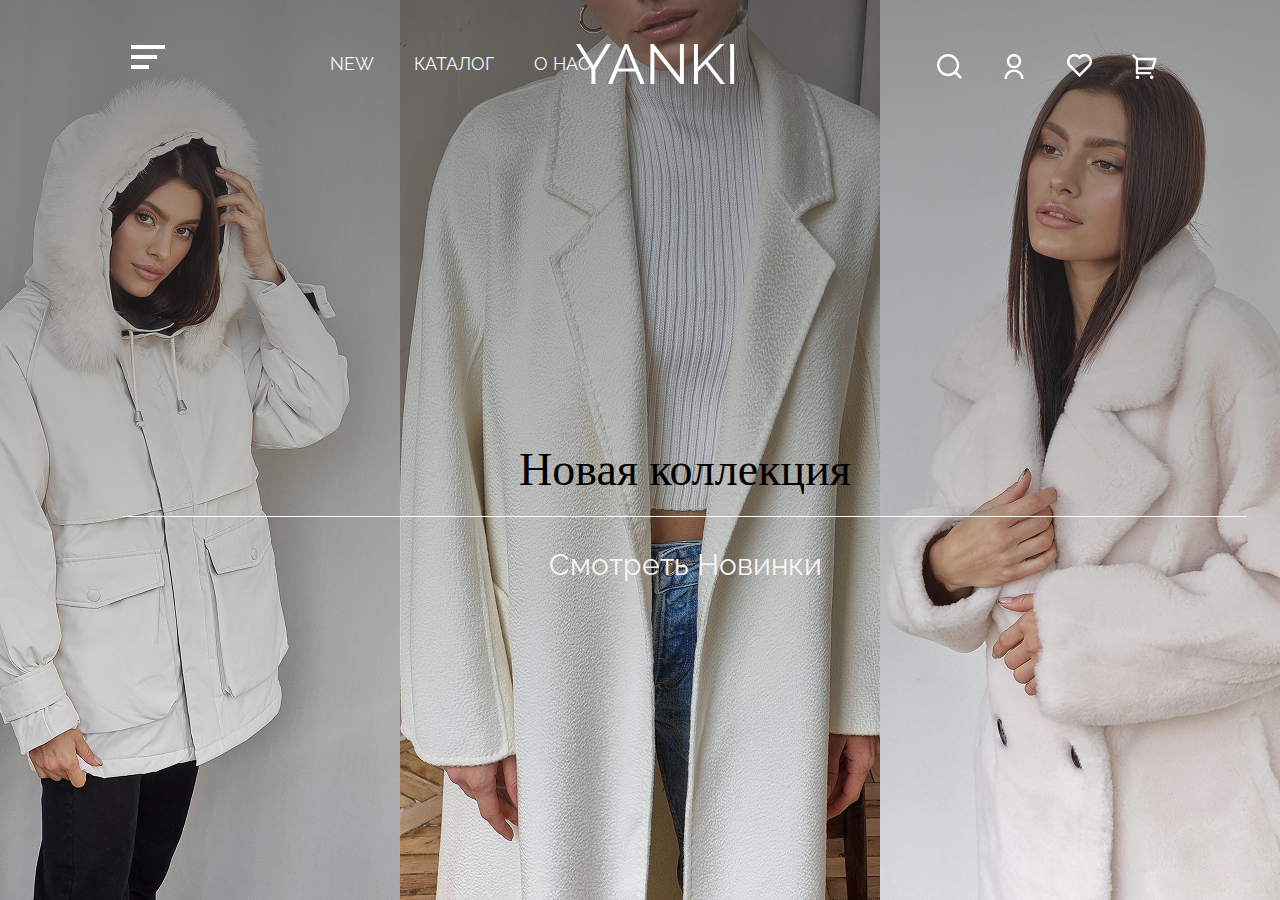
<file: index.html>
<!DOCTYPE html>
<html lang="ru">
<head>
    <meta charset="UTF-8">
    <meta name="viewport" content="width=device-width, initial-scale=1.0">
    <link rel="stylesheet" href="style.css">
    <script src="main.js" defer></script>
    <title>YANKI</title>
</head>
<body>
   <header>
  <div class="header__menu">
       <div class="header__background">
       </div>
    <div class="dropdown-wrapper">
      <button class="menu-button">
        <img src="/img/icon/dropdown.svg" alt="иконка-выпадающего меню">
    </button>
   <ul class="dropdown">
  <li><a href="#" id="account">ЛИЧНЫЙ КАБИНЕТ</a></li>
  <li><a href="#" id="new">NEW</a></li>
  <li><a href="#" id="catalog">КАТАЛОГ</a></li>
  <li><a href="#" id="about">О НАС</a></li>
  <li><a href="#" id="returns">УСЛОВИЯ ВОЗВРАТА</a></li>
  <li><a href="#" id="contacts">КОНТАКТЫ</a></li>
</ul>
    </div>
    <nav>
    <div class="header__nav">
     <ul class="nav-list">
        <li><a href="#">NEW</a></li>
        <li><a href="#">КАТАЛОГ</a></li>
        <li><a href="#">О НАС</a></li>
     </ul>
    </div> 
    <div class="header__icon">
        <img src="/img/icon/YANKI.svg" alt="YANKI-Иконка">
    </div>
<div class="nav-icon">
  <a href="#" id="search">
    <img src="/img/icon/search.svg" alt="иконка-поиска">
  </a>
  <a href="#" id="personal-account">
    <img src="/img/icon/personal-account.svg" alt="иконка-личного-кабинета">
  </a>
  <a href="#" id="like">
    <img src="/img/icon/like.svg" alt="иконка-избранных">
  </a>
  <a href="#" id="basket">
    <img src="/img/icon/basket.svg" alt="иконка-корзины">
  </a>
</div>
     </nav>
     <div class="header__collection">
     <div class="header__title">
        <p>Новая коллекция</з>
     </div>
     <div class="line"></div>
     <div class="header__text">
        <a href="#">Смотреть Новинки</a>
     </div>
    </div>
</header>

</body>
</html>
</file>
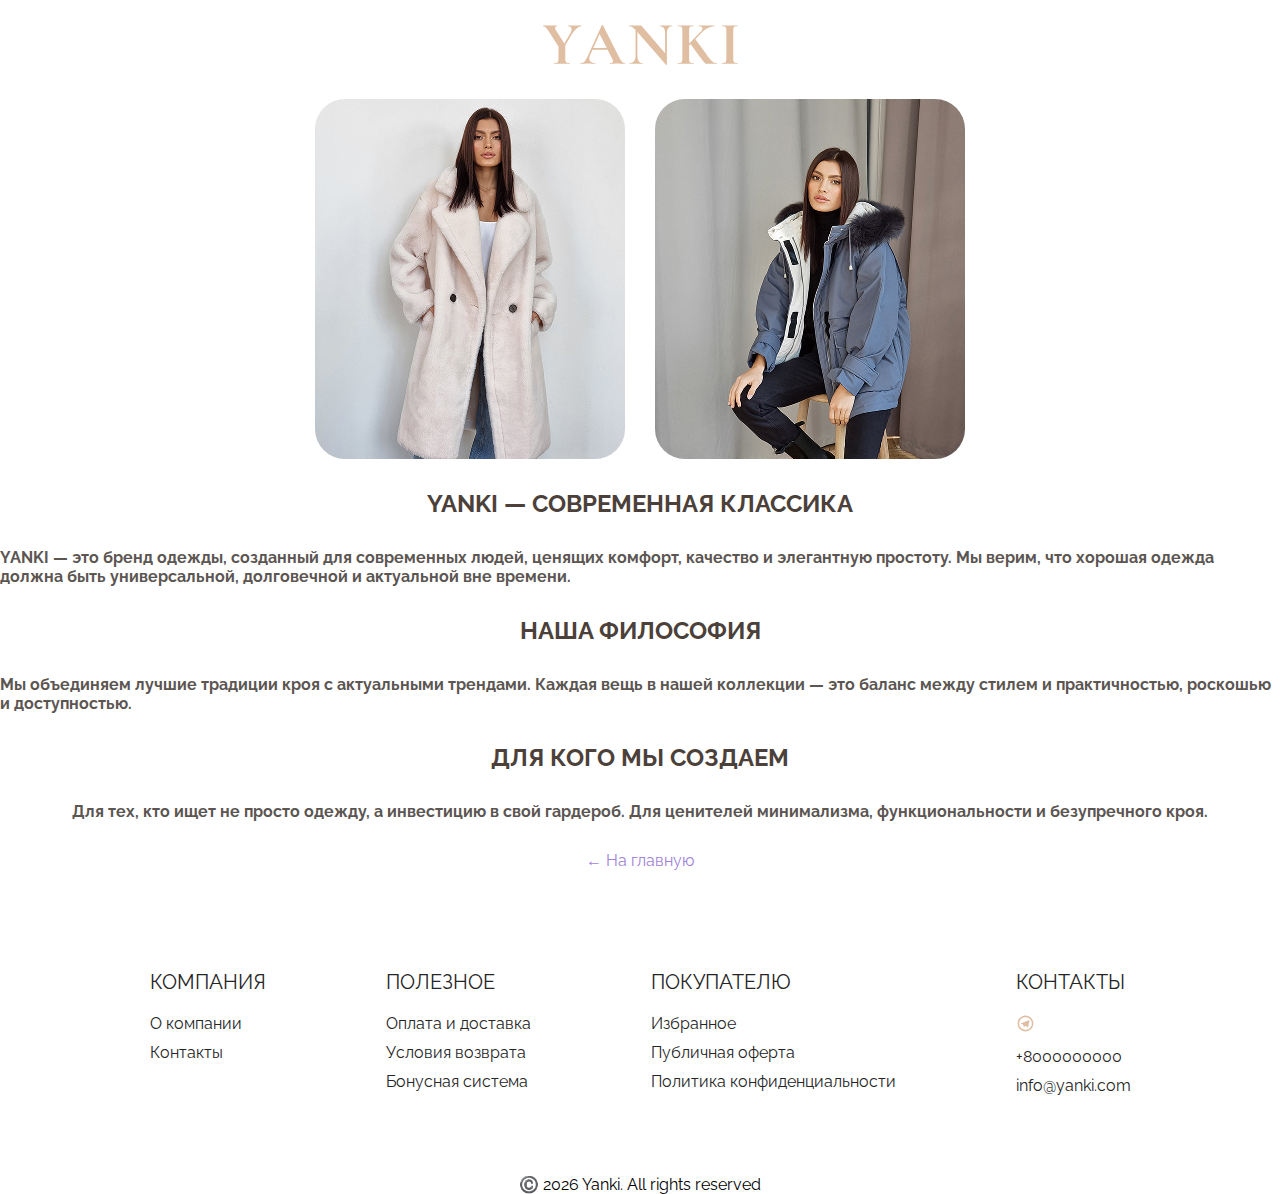
<file: pages/about.html>
<!DOCTYPE html>
<html lang="ru">
<head>
    <meta charset="UTF-8">
    <meta name="viewport" content="width=device-width, initial-scale=1.0">
    <link rel="stylesheet" href="../style.css">
    <script src="../main.js" defer></script>
    <title>О нас</title>
</head>
<body>
    <header>
        <div class="about__header">
        <div class="about__img">
            <a href="/index.html"><img src="/img/icon/catalog__header.svg" alt="иконка YANKI"></a>
        </div>
        </div>
    </header>
   <main>
    <div class="about__main">
        <img src="/img/pictures/beige_furcoat.jpg" alt="пальто" >
        <img src="/img/pictures/blue_parka.jpg" alt="синяя парка">
    </div>
    <div class="about__title">
        <h2>YANKI — СОВРЕМЕННАЯ КЛАССИКА</h2>
    </div>
    <div class="about__text">
        <p>YANKI — это бренд одежды, созданный для современных людей, ценящих комфорт, качество и элегантную простоту. 
            Мы верим, что хорошая одежда должна быть универсальной, долговечной и актуальной вне времени.</p>
    </div>
    <h2 class="about__title">НАША ФИЛОСОФИЯ</h2>
    <p class="about__text">Мы объединяем лучшие традиции кроя с актуальными трендами. Каждая вещь в нашей коллекции — это баланс между стилем и практичностью, роскошью и доступностью.</p>
    <h2 class="about__title">ДЛЯ КОГО МЫ СОЗДАЕМ</h2>
    <p class="about__text">Для тех, кто ищет не просто одежду, а инвестицию в свой гардероб. Для ценителей минимализма, функциональности и безупречного кроя.</p>
   </main>
 <a href="../index.html" class="about__a">← На главную</a>
      <footer>
        <nav class="footer_nav">
            <div class="footer__column company">
                <div class="footer__title">
                    <p>КОМПАНИЯ</p>
                    <ul class="footer__list">
                        <li><a href="about.html">О компании</a></li>
                        <li><a href="#">Контакты</a></li>
                    </ul>
                </div>
            </div>
            <div class="footer__column usefull">
                <div class="footer__title">
                    <p>ПОЛЕЗНОЕ</p>
                    <ul class="footer__list">
                        <li><a href="#">Оплата и доставка</a></li>
                        <li><a href="#">Условия возврата</a></li>
                        <li><a href="#">Бонусная система</a></li>
                    </ul>
                </div>
            </div>
            <div class="footer__column buyer">
                <div class="footer__title">
                    <p>ПОКУПАТЕЛЮ</p>
                    <ul class="footer__list">
                        <li><a href="#">Избранное</a></li>
                        <li><a href="#">Публичная оферта</a></li>
                        <li><a href="#">Политика конфиденциальности</a></li>
                    </ul>
                </div>
            </div>
            <div class="footer__column contacts">
                <div class="footer__title">
                    <p>КОНТАКТЫ</p>
                    <ul class="footer__list">
                        <li><a href="#" class="footer__icon"><img src="../img/icon/icon_telegram.svg" alt="Telegram"></a></li>
                        <li><a href="#">+8000000000</a></li>
                        <li><a href="#">info@yanki.com</a></li>
                    </ul>
                </div>
            </div>
        </nav>
    </footer>
    <div class="back"><p>©️ 2026 Yanki. All rights reserved</p></div>
</body>
</html>
</file>
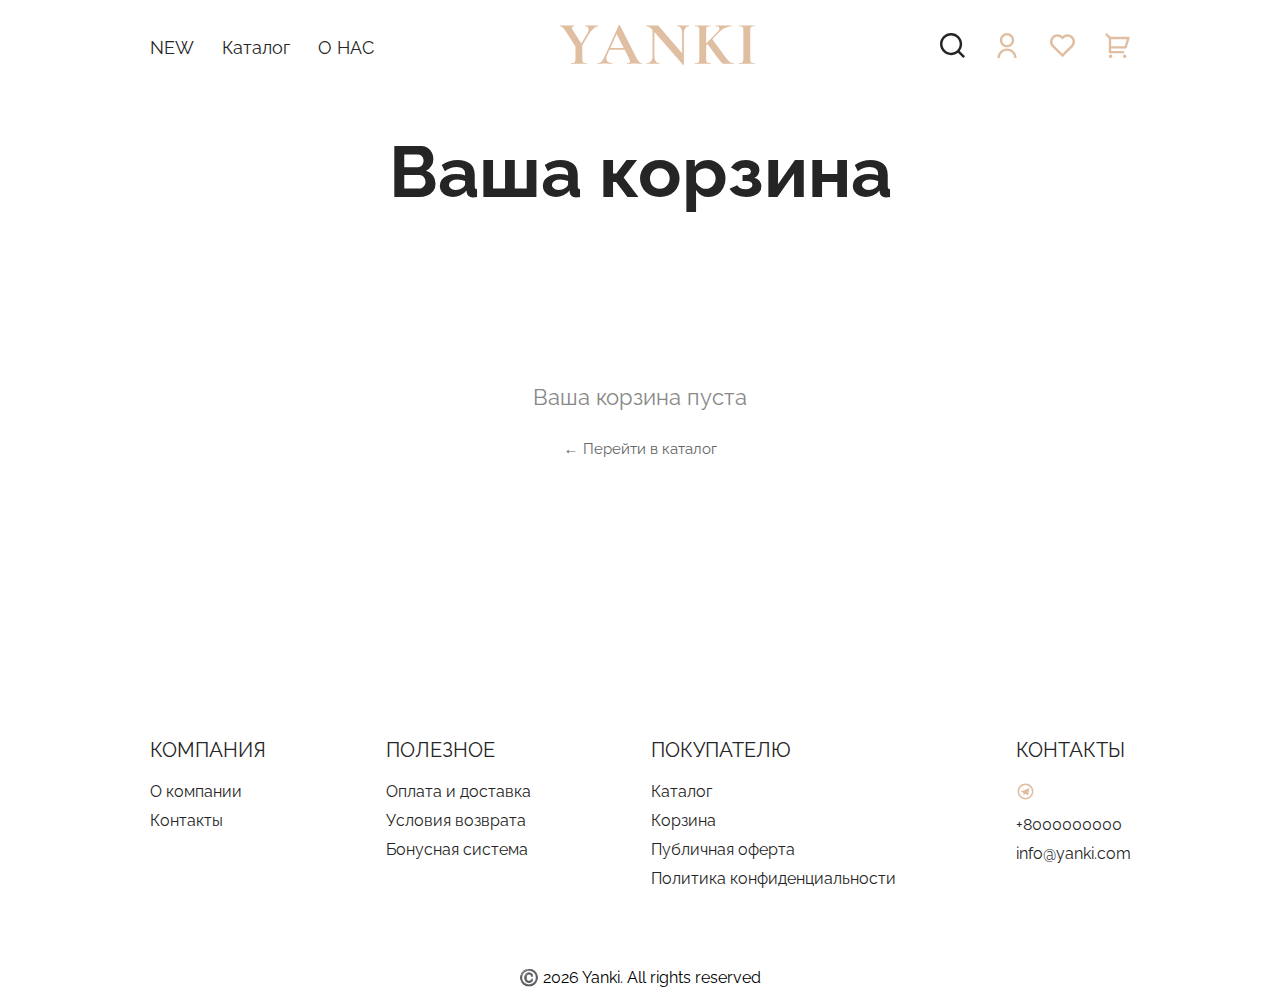
<file: pages/cart.html>
<!DOCTYPE html>
<html lang="ru">
<head>
    <meta charset="UTF-8">
    <meta name="viewport" content="width=device-width, initial-scale=1.0">
    <link rel="stylesheet" href="../style.css">
    <script src="../main.js" defer></script>
    <title>Корзина</title>
</head>
<body>
    <header>
        <div class="header__position">
            <div class="header__navigation">
                <nav>
                    <ul>
                        <li><a href="catalog.html">NEW</a></li>
                        <li><a href="catalog.html" class="catalog">Каталог</a></li>
                        <li><a href="about.html">О НАС</a></li>
                    </ul>
                </nav>
            </div>
            <div class="header__name">
                <a href="../index.html"><img src="../img/icon/catalog__header.svg" alt="YANKI"></a>
            </div>   
            <div class="header__icons">  
                <a href="catalog.html" id="search">
                    <img src="../img/icon/black_search.svg" alt="Поиск">
                </a>
                <a href="#" id="personal-account">
                    <img src="../img/icon/beige_lk.svg" alt="Личный кабинет">
                </a>
                <a href="#" id="like">
                    <img src="../img/icon/beige_like.svg" alt="Избранное">
                </a>
               <a href="cart.html" id="basket" class="basket-link">
               <img src="../img/icon/beige.basket.svg" alt="иконка-корзины">
               <span class="cart-count">0</span>
               </a>
            </div>
        </div>
    </header> 
    
  <main class="cart-main">
        <div class="cart-title">
            <h1>Ваша корзина</h1>
        </div>

        <div class="cart-content">
       
            <div class="cart-items" id="cart-items">
                <div class="empty-cart" id="empty-cart">
                    <p>Ваша корзина пуста</p>
                    <a href="catalog.html" class="continue-shopping">← Перейти в каталог</a>
                </div>
            </div>

            <div class="cart-summary" id="cart-summary">
                <div class="summary-row">
                    <span>Товары (<span id="summary-count">0</span> шт.)</span>
                    <span id="subtotal">0 ₽</span>
                </div>
                <div class="summary-row">
                    <span>Доставка</span>
                    <span>Бесплатно</span>
                </div>
                <div class="summary-total">
                    <span>К оплате:</span>
                    <span class="total-price" id="total-price">0 ₽</span>
                </div>
                <button class="checkout-btn">Оформить заказ</button>
                <a href="catalog.html" class="continue-shopping">← Продолжить покупки</a>
            </div>
        </div>
    </main>

    <footer>
        <nav class="footer_nav">
            <div class="footer__column company">
                <div class="footer__title">
                    <p>КОМПАНИЯ</p>
                    <ul class="footer__list">
                        <li><a href="about.html">О компании</a></li>
                        <li><a href="#">Контакты</a></li>
                    </ul>
                </div>
            </div>
            <div class="footer__column usefull">
                <div class="footer__title">
                    <p>ПОЛЕЗНОЕ</p>
                    <ul class="footer__list">
                        <li><a href="#">Оплата и доставка</a></li>
                        <li><a href="#">Условия возврата</a></li>
                        <li><a href="#">Бонусная система</a></li>
                    </ul>
                </div>
            </div>
            <div class="footer__column buyer">
                <div class="footer__title">
                    <p>ПОКУПАТЕЛЮ</p>
                    <ul class="footer__list">
                        <li><a href="catalog.html">Каталог</a></li>
                        <li><a href="cart.html">Корзина</a></li>
                        <li><a href="#">Публичная оферта</a></li>
                        <li><a href="#">Политика конфиденциальности</a></li>
                    </ul>
                </div>
            </div>
            <div class="footer__column contacts">
                <div class="footer__title">
                    <p>КОНТАКТЫ</p>
                    <ul class="footer__list">
                        <li><a href="#" class="footer__icon"><img src="../img/icon/icon_telegram.svg" alt="Telegram"></a></li>
                        <li><a href="#">+8000000000</a></li>
                        <li><a href="#">info@yanki.com</a></li>
                    </ul>
                </div>
            </div>
        </nav>
    </footer>
    <div class="back"><p>©️ 2026 Yanki. All rights reserved</p></div>
</body>
</html>
</file>
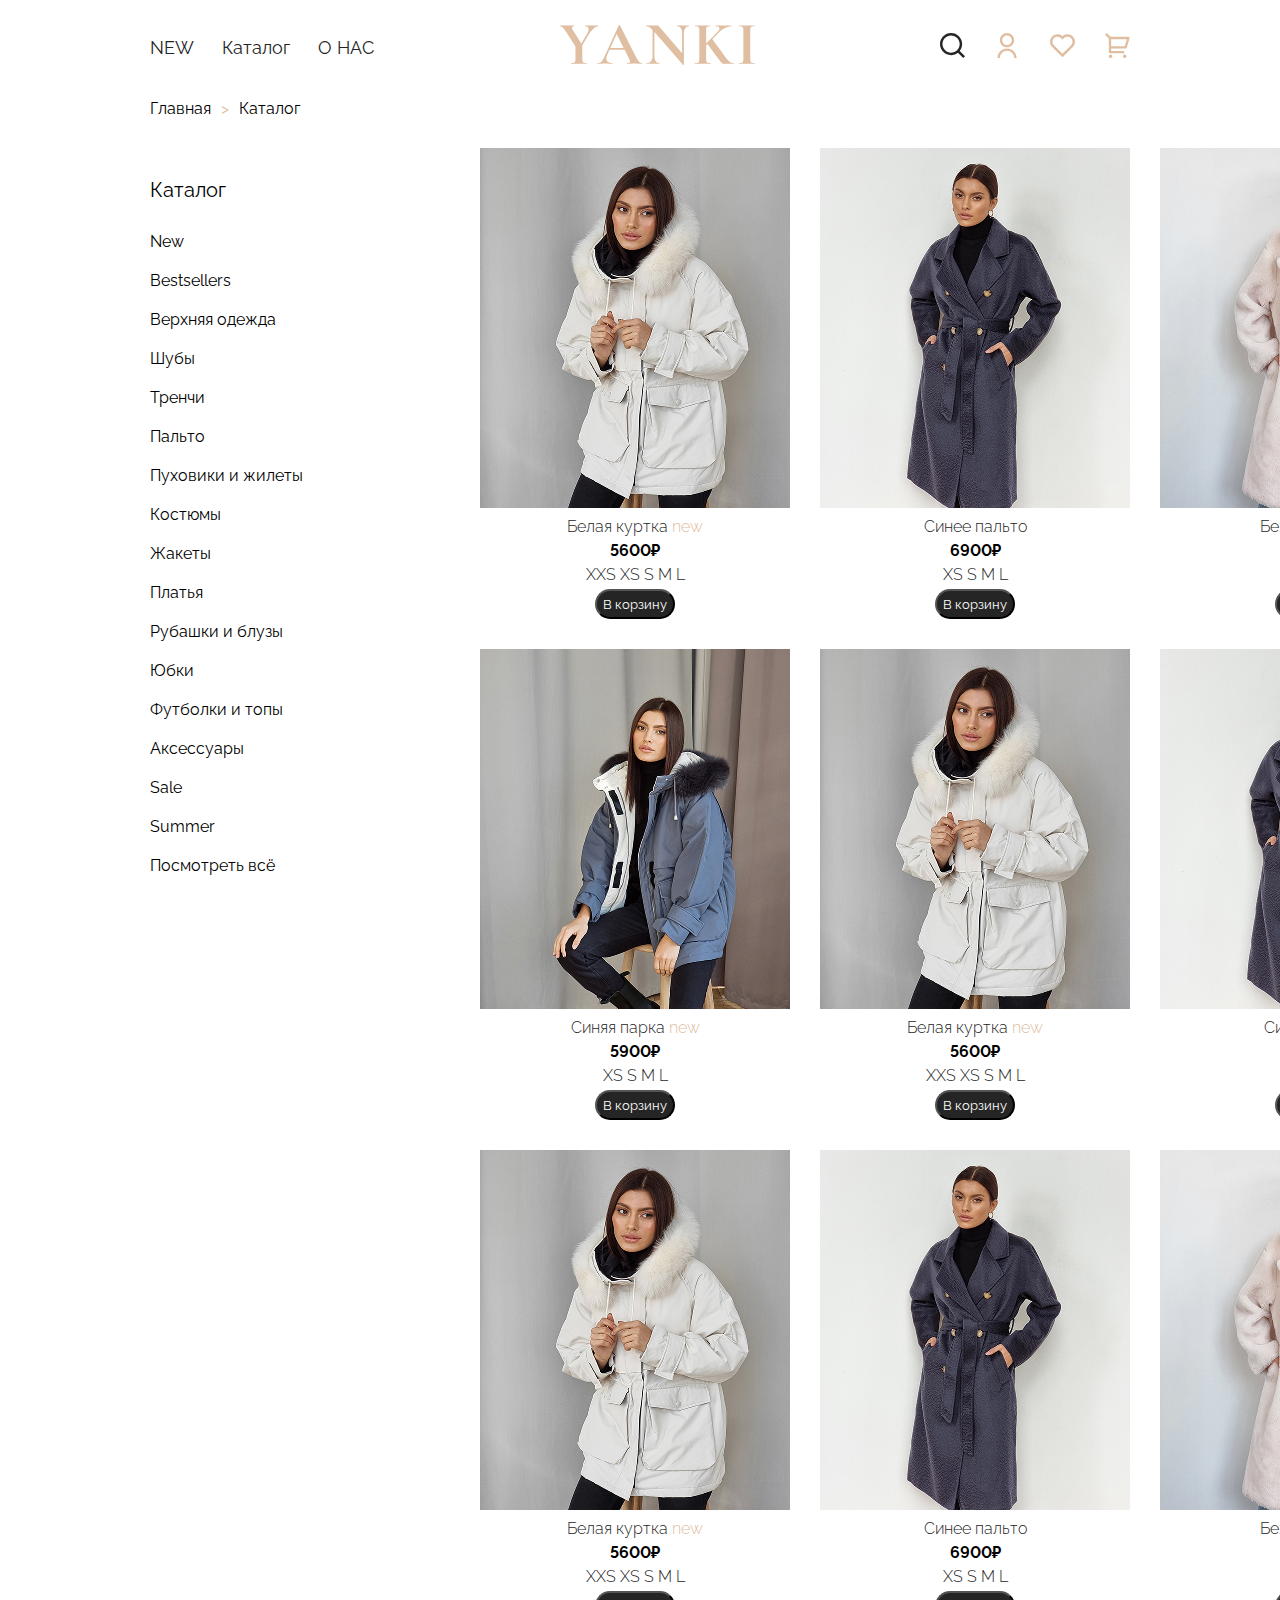
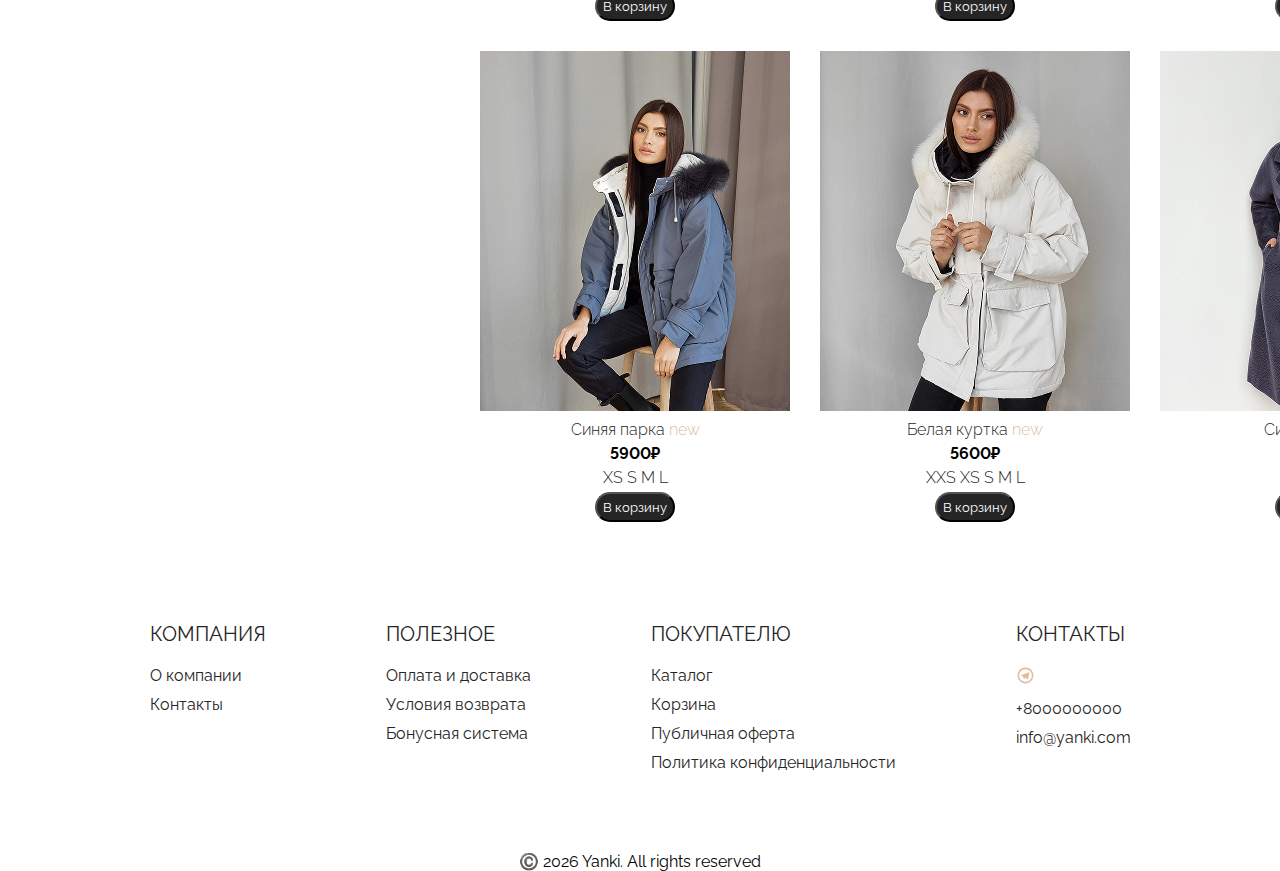
<file: pages/catalog.html>
<!DOCTYPE html>
<html lang="ru">
<head>
    <meta charset="UTF-8">
    <meta name="viewport" content="width=device-width, initial-scale=1.0">
    <link rel="stylesheet" href="../style.css">
    <script src="../main.js" defer></script>
    <title>Каталог Yanki</title>
</head>
<body>
    <header>
        <div class="header__position">
        <div class="header__navigation">
            <nav>
                <ul>
                    <li><a href="catalog.html">NEW</a></li>
                    <li><a href="catalog.html" class="catalog">Каталог</a></li>
                    <li><a href="about.html">О НАС</a></li>
                </ul>
            </nav>
        </div>
        <div class="header__name">
            <a href="../index.html"><img src="../img/icon/catalog__header.svg" alt="иконка YANKI"></a>
        </div>   

      <div class="header__icons">  
  <a href="catalog.html" id="search">
    <img src="../img/icon/black_search.svg" alt="иконка-поиска">
  </a>
  <a href="#" id="personal-account">
    <img src="../img/icon/beige_lk.svg" alt="иконка-личного-кабинета">
  </a>
  <a href="#" id="like">
    <img src="../img/icon/beige_like.svg" alt="иконка-избранных">
  </a>
<a href="cart.html" id="basket" class="basket-link">
    <img src="../img/icon/beige.basket.svg" alt="иконка-корзины">
    <span class="cart-count">0</span>
</a>
      </div>
</div>
    </header> 
    <main>
        <div class="main__navigation">
          <a href="../index.html"><p>Главная</p></a>
          <p class="main__navigation-text">></p>
          <a href="catalog.html"><p>Каталог</p></a>
        </div>
        <div class="catalog-container">
        <aside class="main__aside">
        <div class="aside__title">
            <p>Каталог</p>
        </div>
        <div class="aside__section">
    <a href="#" class="filter-link" data-filter="new"><p>New</p></a> 
    <a href="#" class="filter-link" data-filter="bestsellers"><p>Bestsellers</p></a> 
    <a href="#" class="filter-link" data-filter="jackets"><p>Верхняя одежда</p></a> 
    <a href="#" class="filter-link" data-filter="fur"><p>Шубы</p></a> 
    <a href="#" class="filter-link" data-filter="trench"><p>Тренчи</p></a> 
    <a href="#" class="filter-link" data-filter="coats"><p>Пальто</p></a> 
    <a href="#" class="filter-link" data-filter="down"><p>Пуховики и жилеты</p></a> 
    <a href="#" class="filter-link" data-filter="suits"><p>Костюмы</p></a> 
    <a href="#" class="filter-link" data-filter="jackets"><p>Жакеты</p></a> 
    <a href="#" class="filter-link" data-filter="dresses"><p>Платья</p></a> 
    <a href="#" class="filter-link" data-filter="shirts"><p>Рубашки и блузы</p></a> 
    <a href="#" class="filter-link" data-filter="skirts"><p>Юбки</p></a> 
    <a href="#" class="filter-link" data-filter="tops"><p>Футболки и топы</p></a> 
    <a href="#" class="filter-link" data-filter="accessories"><p>Аксессуары</p></a> 
    <a href="#" class="filter-link" data-filter="sale"><p>Sale</p></a> 
    <a href="#" class="filter-link" data-filter="summer"><p>Summer</p></a> 
    <a href="#" class="filter-link" data-filter="all"><p>Посмотреть всё</p></a> 
        </div>
        </aside>
         
        <section class="products">

        <div class="product-card" data-category="new" data-type="jackets">
          <img src="../img/pictures/white_jacket.jpg" alt="Белая куртка">
          <p class="product-name">Белая куртка <span>new</span></p>
          <p class="product-price">5600₽</p>
          <div class="sizes">XXS XS S M L</div>
         <button class="add-to-cart" data-id="1">В корзину</button>
        </div>
     
         <div class="product-card" data-category="coats">
          <img src="../img/pictures/blue_coat.jpg" alt="Синее Пальто">
          <p class="product-name">Синее пальто</p>
          <p class="product-price">6900₽</p>
          <div class="sizes">XS S M L</div>
         <button class="add-to-cart" data-id="2">В корзину</button>
        </div>
         
        <div class="product-card" data-category="fur">
          <img src="../img/pictures/beige_furcoat.jpg" alt="Бежевая шуба">
          <p class="product-name">Бежевая шуба</p>
          <p class="product-price">8200₽</p>
          <div class="sizes">S M L</div>
         <button class="add-to-cart" data-id="3">В корзину</button>
        </div>

         <div class="product-card" data-category="new" data-type="jackets">
          <img src="../img/pictures/blue_parka.jpg" alt="Синяя парка">
          <p class="product-name">Синяя парка <span>new</span></p>
          <p class="product-price">5900₽</p>
          <div class="sizes">XS S M L</div>
         <button class="add-to-cart" data-id="4">В корзину</button>
        </div>

          <div class="product-card" data-category="new" data-type="jackets">
          <img src="../img/pictures/white_jacket.jpg" alt="Белая куртка">
          <p class="product-name">Белая куртка <span>new</span></p>
          <p class="product-price">5600₽</p>
          <div class="sizes">XXS XS S M L</div>
         <button class="add-to-cart" data-id="1">В корзину</button>
        </div>

             <div class="product-card" data-category="coats">
          <img src="../img/pictures/blue_coat.jpg" alt="Синее Пальто">
          <p class="product-name">Синее пальто</p>
          <p class="product-price">6900₽</p>
          <div class="sizes">XS S M L</div>
         <button class="add-to-cart" data-id="2">В корзину</button>
        </div>

         <div class="product-card" data-category="new" data-type="jackets">
          <img src="../img/pictures/white_jacket.jpg" alt="Белая куртка">
          <p class="product-name">Белая куртка <span>new</span></p>
          <p class="product-price">5600₽</p>
          <div class="sizes">XXS XS S M L</div>
         <button class="add-to-cart" data-id="1">В корзину</button>
        </div>
     
         <div class="product-card" data-category="coats">
          <img src="../img/pictures/blue_coat.jpg" alt="Синее Пальто">
          <p class="product-name">Синее пальто</p>
          <p class="product-price">6900₽</p>
          <div class="sizes">XS S M L</div>
         <button class="add-to-cart" data-id="2">В корзину</button>
        </div>
         
        <div class="product-card" data-category="fur">
          <img src="../img/pictures/beige_furcoat.jpg" alt="Бежевая шуба">
          <p class="product-name">Бежевая шуба</p>
          <p class="product-price">8200₽</p>
          <div class="sizes">S M L</div>
         <button class="add-to-cart" data-id="3">В корзину</button>
        </div>

         <div class="product-card" data-category="new" data-type="jackets">
          <img src="../img/pictures/blue_parka.jpg" alt="Синяя парка">
          <p class="product-name">Синяя парка <span>new</span></p>
          <p class="product-price">5900₽</p>
          <div class="sizes">XS S M L</div>
         <button class="add-to-cart" data-id="4">В корзину</button>
        </div>

           <div class="product-card" data-category="new" data-type="jackets">
          <img src="../img/pictures/white_jacket.jpg" alt="Белая куртка">
          <p class="product-name">Белая куртка <span>new</span></p>
          <p class="product-price">5600₽</p>
          <div class="sizes">XXS XS S M L</div>
         <button class="add-to-cart" data-id="1">В корзину</button>
        </div>

             <div class="product-card" data-category="coats">
          <img src="../img/pictures/blue_coat.jpg" alt="Синее Пальто">
          <p class="product-name">Синее пальто</p>
          <p class="product-price">6900₽</p>
          <div class="sizes">XS S M L</div>
         <button class="add-to-cart" data-id="2">В корзину</button>
        </div>
      </section>
      </div>
    </main>
    <footer>
  <nav class="footer_nav">
    <div class="footer__column company">
      <div class="footer__title">
        <p>КОМПАНИЯ</p>
    <ul class="footer__list">
        <li><a href="about.html">О компании</a></li>
        <li><a href="#">Контакты</a></li>
      </ul>
      </div>
    </div>

  <div class="footer__column usefull">
      <div class="footer__title">
        <p>ПОЛЕЗНОЕ</p>
    <ul class="footer__list">
        <li><a href="#">Оплата и доставка</a></li>
        <li><a href="#">Условия возврата</a></li>
        <li><a href="#">Бонусная система</a></li>
      </ul>
      </div>
    </div>

     <div class="footer__column buyer">
      <div class="footer__title">
        <p>ПОКУПАТЕЛЮ</p>
    <ul class="footer__list">
        <li><a href="catalog.html">Каталог</a></li>
        <li><a href="cart.html">Корзина</a></li>
        <li><a href="#">Публичная оферта</a></li>
        <li><a href="#">Политика конфиденциальности</a></li>
      </ul>
      </div>
    </div>

     <div class="footer__column contacts" >
      <div class="footer__title">
        <p>КОНТАКТЫ</p>
    <ul class="footer__list">
        <a href="#" class="footer__icon"><img src="../img/icon/icon_telegram.svg" alt="Telegram"></a>
        <li><a href="#">+8000000000</a></li>
        <li><a href="#">info@yanki.com</a></li>
      </ul>
      </div>
    </div>
  </nav>
</footer>
<div class="back"><p>©️ 2026 Yanki. All rights reserved</p></div>

</body>
</html>
</file>
<file: style.css>
@font-face {
  font-family: 'Raleway';
  src: url('fonts/Raleway-Thin.ttf') format('truetype');
  font-weight: 100;
  font-style: normal;
  font-display: swap;
}

@font-face {
  font-family: 'Raleway';
  src: url('fonts/Raleway-Light.ttf') format('truetype');
  font-weight: 300;
  font-style: normal;
  font-display: swap;
}

@font-face {
  font-family: 'Raleway';
  src: url('fonts/Raleway-Regular.ttf') format('truetype');
  font-weight: 400;
  font-style: normal;
  font-display: swap;
}

@font-face {
  font-family: 'Raleway';
  src: url('fonts/Raleway-Medium.ttf') format('truetype');
  font-weight: 500;
  font-style: normal;
  font-display: swap;
}

@font-face {
  font-family: 'Raleway';
  src: url('fonts/Raleway-Bold.ttf') format('truetype');
  font-weight: 700;
  font-style: normal;
  font-display: swap;
}

@font-face {
  font-family: 'Raleway';
  src: url('fonts/Raleway-Black.ttf') format('truetype');
  font-weight: 900;
  font-style: normal;
  font-display: swap;
}
* {
margin: 0;
padding: 0;
box-sizing: border-box;
}

body {
overflow-x: hidden;
margin: 0;
}

.header__background {
position: absolute;
top: 0;
left: 0;
width: 100%;
height: 100vh;
background-image: url(img/pictures/Фон.png);
background-size: cover;   
background-position: top;
background-repeat: no-repeat;
z-index: -1;
}

.header__menu {
padding: 33px;
margin-left: 10vh;
}

.menu-button {
border: none;          
background: transparent; 
padding: 0;        
cursor: pointer; 
width: 50px;
height: 50px;  
}

.dropdown {
display: none;
position: absolute;
margin-top: 10px;
list-style: none;
padding: 0;
width: 180px;
border-radius: 5px;
z-index: 1000;
}

.dropdown li a {
display: block;
padding: 10px 15px;
color: white;
text-decoration: none;
font-size: 16px;
font-family: 'Raleway', sans-serif;
}

.dropdown li a:hover {
color: rgb(255, 218, 224);
}

.dropdown-wrapper {
position: relative;
display: inline-block;
}

.header__nav {
display: flex;            
justify-content: flex-start;
position: relative;
margin-left: 23vh;
bottom: 30px;
}

.nav-list {
list-style: none;
display: flex;     
flex-direction: row; 
gap: 40px;
font-size: 18px;
font-family: 'Raleway', sans-serif;
position: relative;
z-index: 10;
}

.nav-list a {
text-decoration: none;
color: aliceblue;
}

.nav-list a:hover{
color: palevioletred;
transition: 1s ease;
}

.header__icon {
display: flex;
justify-content: center;
position: relative;
bottom: 60px;
width: 100%;
height: 100%;
right: 30px;
}

.nav-icon {
position: relative;
display: flex;
justify-content: flex-end;
gap: 40px;
right: 10vh;
bottom: 90px;
}

.header__collection {
display: flex;
flex-direction: column;
margin-top: 30vh;
}

.header__title {
position: relative;
display: flex;
justify-content: center;
font-size: 46px;

}

.header__title h1 {
font-family: 'Raleway', sans-serif;
color: #f5f5f5;
font-weight: 300;
font-size: 60px;
}

.line {
position: relative;
border-top: 1px solid #ffffff; 
margin-top: 20px;
height: 1%;    
display: flex;

}

.header__text {
position: relative;
justify-content: center;
display: flex;
align-items: center;
text-align: center;
text-decoration: none; 
font-size: 30px;
margin-top: 30px;
font-family: 'Raleway', sans-serif;
}

.header__text a {
text-decoration: none;
color: #f5f5f5;
}

.header__text a:hover {
color: palevioletred;
transition: 1s ease;
}

.main__catalog {
margin-top: 50vh;
font-size: 36px;
font-family: 'Raleway', sans-serif;
margin-left: 30vh;
}

.main__img {
display: flex;
justify-content: center;
gap: 20px;
}

.main__catalog {
margin-bottom: 5vh;
}

.subscription__title {
display: flex;
justify-content: center;
margin-top: 86px;
font-family: 'Raleway', sans-serif;
font-size: 36px;
}

.subscription__form {
display: flex;
justify-content: center;
flex-direction: column;
align-items: center;
margin-top: 50px;
}

.subscription__form input {
width: 600px;
height: 50px;
border: 1px solid rgb(134, 134, 134);
text-align: center;
}

.subscription__button {
margin-top: 20px;
width: 600px;
height: 50px;
background-color: #E0BEA2;
border: none;
color: #f5f5f5;
font-family: 'Raleway', sans-serif;
}

.subscription__button:hover {
background-color: pink;
transition: 1s ease;
}

.subscription__notice {
margin-top: 20px;
text-align: center;
width: 600px;
height: 50px;
font-family: 'Raleway', sans-serif;
color: rgb(168, 167, 167);

}

.footer_nav {
display: flex;
gap: 120px;
margin-top: 100px;
width: 100%;
justify-content: center;
}

.footer__title {
font-family: 'Raleway', sans-serif;
font-size: 20px;
color: #252525;
}

.footer__list {
display: flex;
font-family: 'Raleway', sans-serif;
font-size: 16px;
margin-top: 20px;
list-style: none;
text-decoration: none;
flex-direction: column;
gap: 10px;
}

.footer__list a {
text-decoration: none;
color: #252525;
}

.back {
margin-top: 80px;
display: flex;
justify-content: center;
font-family: 'Raleway', sans-serif;
}

.header__position {
display: flex;
justify-content: space-between;
align-items: center;
flex-direction: row;
margin-top: 25px;
padding-left: 150px;
padding-right: 150px;
}

.header__navigation ul {
display: flex;
flex-direction: row;
text-decoration: none;
list-style: none;
gap: 28px;
}

.header__navigation a{
text-decoration: none;
color: #252525;
font-size: 18px;
font-family: 'Raleway', sans-serif;
}

.catalog li{
color: #E0BEA2;
}

.header__icons {
gap: 30px;
display: flex;
}

.main__navigation {
display: flex;
padding-left: 150px;
margin-top: 30px;
gap: 10px;
font-family: 'Raleway', sans-serif;
}

.main__navigation a {
    text-decoration: none;
    color: black;
}

.main__navigation-text {
color: #E0BEA2 ;   
}

.main__aside {
padding-left: 150px;
margin-top: 30px;
}

.catalog-container {
display: flex;
margin-top: 30px;
gap: 30px;
}

.aside__title {
font-size: 20px;
font-family: 'Raleway', sans-serif;
}

.aside__section {
margin-top: 30px;
font-family: 'Raleway', sans-serif;
gap: 20px;
display: flex; 
flex-direction: column;
width: 200px;
max-width: 1400px;

}

.aside__section a {
text-decoration: none;
color: black;
}

.aside__section a.active {
    color: #E0BEA2;
    font-weight: bold;
}

.main__filter {
display: flex;
justify-content:center;
flex-direction:row;
gap: 53px;
font-family: 'Raleway', sans-serif;
}


.products {
display: grid;
grid-template-columns: repeat(3, 1fr);
gap: 30px;
justify-content: center; 
max-width: 1200px;
margin-left: 100px;
text-align: center;
}

.product-name, .sizes {
font-family: 'Raleway', sans-serif;
font-size: 16px;
color: #252525;
font-weight: 300;
margin-top: 5px;
}

.product-price {
font-weight: bold;
font-family: 'Raleway', sans-serif;
font-size: 16px;
margin-top: 5px;
font-feature-settings: 'lnum' 1; 
}

.product-name span {
color: #E0BEA2;
}

.product-card {
transition: transform 0.3s ease;
}

.product-card:hover {
transform: translateY(-5px);
}

.filter-link {
cursor: pointer;
transition: color 0.3s ease;
}

.filter-link:hover {
color: #E0BEA2;
}

form {
display: contents;
}

.add-to-cart {
margin-top: 5px;
width: 80px;
height: 30px;
text-align: center;
background-color:  #252525;
color: white;
border-radius: 30px;
font-family: 'Raleway', sans-serif;
cursor: pointer;
}

.about__header {
display: flex;
justify-content: center;
align-items: center;
flex-direction: row;
margin-top: 25px;
padding-left: 150px;
padding-right: 150px;
}


.about__main {
    display: flex;
    justify-content: center;
    margin-top: 30px;
    gap: 30px;
}
.about__main img{
    border-radius: 30px;
}

.about__title {
display: flex;
justify-content: center;
margin-top: 30px;
font-family: 'Raleway', sans-serif;
color: #4b413a;
}

.about__text {
display: flex;
justify-content: center;
margin-top: 30px;
font-family: 'Raleway', sans-serif;
color: #5c5652;
font-weight: 700;
}

.about__a {
justify-content: center;
display: flex;
margin-top: 30px;
text-decoration: none;
font-family: 'Raleway', sans-serif;
color: #A082D9;
}


.cart-title {
    text-align: center;
    margin: 40px 0 60px;
    font-family: 'Raleway', sans-serif;
    font-size: 36px;
    font-weight: 400;
    color: #252525;
}

.cart-items {
    max-width: 1000px;
    margin: 0 auto 60px;
    padding: 0 20px;
}

.empty-cart {
    text-align: center;
    padding: 80px 20px;
    color: #666;
    font-size: 20px;
    font-family: 'Raleway', sans-serif;
}

.empty-cart p {
    margin-bottom: 30px;
}

.cart-item {
    display: flex;
    align-items: center;
    padding: 30px 0;
    border-bottom: 1px solid #eee;
    gap: 30px;
}

.item-image img {
    width: 120px;
    height: 160px;
    object-fit: cover;
    border-radius: 8px;
}

.item-details {
    flex: 1;
    display: flex;
    justify-content: space-between;
    gap: 20px;
}

.item-info {
    display: flex;
    flex-direction: column;
    gap: 8px;
}

.item-art {
    color: #999;
    font-size: 14px;
}

.item-name {
    font-size: 18px;
    font-weight: 500;
    color: #252525;
}

.item-controls {
    display: flex;
    flex-direction: column;
    gap: 20px;
}

.size-selector, .quantity-selector {
    display: flex;
    align-items: center;
    gap: 15px;
    font-size: 14px;
}

.size-options {
    display: flex;
    gap: 8px;
}

.size-option {
    width: 36px;
    height: 36px;
    border: 1px solid #ddd;
    border-radius: 50%;
    display: flex;
    align-items: center;
    justify-content: center;
    cursor: pointer;
    transition: 0.2s;
}

.size-option.active {
    background: #252525;
    color: white;
    border-color: #252525;
}

.quantity-btn {
    width: 36px;
    height: 36px;
    border: 1px solid #ddd;
    background: white;
    border-radius: 50%;
    font-size: 20px;
    cursor: pointer;
}

.quantity {
    min-width: 30px;
    text-align: center;
    font-weight: 500;
}

.item-price-section {
    text-align: right;
    min-width: 120px;
}

.item-price {
    font-size: 20px;
    font-weight: 600;
    margin-bottom: 15px;
}

.remove-item {
    background: none;
    border: none;
    font-size: 28px;
    color: #ccc;
    cursor: pointer;
    width: 30px;
    height: 30px;
}

.remove-item:hover {
    color: #f44336;
}

.cart-summary {
    max-width: 400px;
    margin-left: auto;
    margin-right: 150px;
    padding: 30px;
    background: #fafafa;
    border-radius: 12px;
}

.summary-row {
    display: flex;
    justify-content: space-between;
    padding: 12px 0;
    font-size: 16px;
    color: #666;
}

.summary-total {
    display: flex;
    justify-content: space-between;
    padding: 25px 0 20px;
    font-size: 22px;
    font-weight: 600;
    border-top: 1px solid #eee;
}

.total-price {
    color: #E0BEA2;
    font-size: 26px;
}

.checkout-btn {
    width: 100%;
    padding: 18px;
    background: #E0BEA2;
    color: white;
    border: none;
    border-radius: 8px;
    font-size: 18px;
    font-weight: 600;
    cursor: pointer;
    margin-top: 10px;
    transition: 0.3s;
}

.checkout-btn:hover {
    background: #d0ae92;
}

.continue-shopping {
    display: block;
    text-align: center;
    margin-top: 20px;
    color: #666;
    text-decoration: none;
    font-size: 15px;
}

.continue-shopping:hover {
    color: #E0BEA2;
}


.basket-link {
    position: relative;
}

.cart-count {
    position: absolute;
    top: -10px;
    right: -10px;
    background: #E0BEA2;
    color: white;
    width: 20px;
    height: 20px;
    border-radius: 50%;
    font-size: 12px;
    display: flex;
    align-items: center;
    justify-content: center;
    display: none;
}


.cart-main {
    max-width: 1200px;
    margin: 60px auto;
    padding: 0 20px;
}

.cart-title {
    text-align: center;
    margin-bottom: 50px;
    font-size: 36px;
    font-weight: 400;
    color: #252525;
}

.cart-content {
    display: flex;
    gap: 80px;
    flex-wrap: wrap;
    justify-content: center;
}

.cart-items {
    flex: 1;
    min-width: 600px;
}

.empty-cart {
    text-align: center;
    padding: 120px 0;
    color: #888;
    font-size: 22px;
}

.empty-cart p {
    margin-bottom: 30px;
}

.cart-summary {
    width: 400px;
    padding: 35px;
    background: #fafafa;
    border-radius: 12px;
    align-self: flex-start;
    display: none;
}

.cart-item {
    display: flex;
    align-items: center;
    gap: 30px;
    padding: 30px 0;
    border-bottom: 1px solid #eee;
}

.item-image img {
    width: 120px;
    height: 160px;
    object-fit: cover;
    border-radius: 8px;
}

.quantity-selector {
    display: flex;
    align-items: center;
    gap: 15px;
}

.quantity-btn {
    width: 36px;
    height: 36px;
    border-radius: 50%;
    border: 1px solid #ddd;
    background: white;
    font-size: 20px;
    cursor: pointer;
}

.remove-item {
    font-size: 30px;
    color: #ccc;
    cursor: pointer;
    background: none;
    border: none;
}

.remove-item:hover {
    color: #e74c3c;
}
</file>
